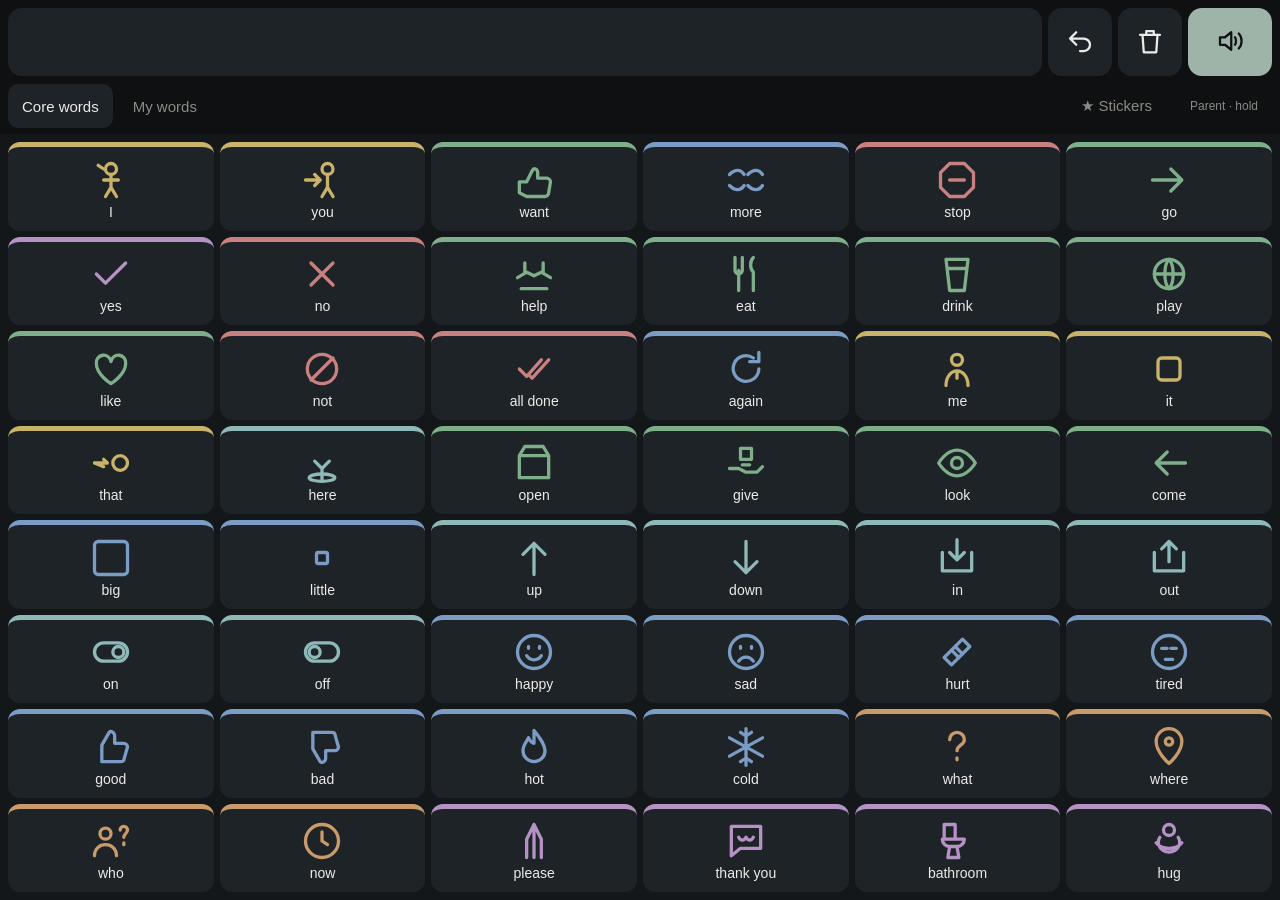
<file: index.html>
<!doctype html><html lang="en"><head><meta name="robots" content="noindex,nofollow"><meta charset="utf-8">
<meta name="viewport" content="width=device-width,initial-scale=1,maximum-scale=1,user-scalable=no,viewport-fit=cover">
<meta http-equiv="Content-Security-Policy" content="default-src 'self'; img-src 'self' data: blob:; style-src 'self' 'unsafe-inline'; script-src 'self'; media-src 'self' blob: data:; connect-src 'none'">
<title>Pip</title><link rel="icon" href="icon-192.png"><link rel="stylesheet" href="app.css"></head><body>
<div id="sessbar" hidden></div>
<header id="strip">
  <div id="sentence" aria-live="polite"></div>
  <button id="undo" class="ctl" aria-label="Undo"></button>
  <button id="clear" class="ctl" aria-label="Clear"></button>
  <button id="speak" class="ctl speak" aria-label="Speak"></button>
</header>
<nav id="tabs"><button data-tab="core" class="on">Core words</button><button data-tab="mine">My words</button><span id="micdot" hidden title="Listening for talking">●</span><button id="bookbtn" aria-label="Sticker book">★ Stickers</button><button id="parent" aria-label="Parent (hold)">Parent · hold</button></nav>
<button id="lvlcard" class="lvlcard" hidden></button>
<p id="sleepnote" class="sleepnote" hidden>Pip is sleeping. Talking still works.</p>
<main id="grid"></main>
<div id="reward" aria-hidden="true"></div>
<div id="toast" class="toast" role="status" hidden></div>
<div id="book" class="modal" hidden><div class="card wide"><div class="phead"><h2>Sticker book</h2><button class="link" data-close>Done</button></div>
  <div id="bookgrid" class="bookgrid"></div><h3>Stars this week</h3><div id="chart" class="chart"></div></div></div>
<div id="break" hidden><div class="brkbar"><span id="brktime">Break time</span><button id="brkparent" type="button">Parent · hold</button></div>
<div class="brkweb" id="webnote"><p>Break time</p><p class="note">In the Android app, YouTube plays here, inside Pip. This browser preview can't show it, so the talk grid stays offline.</p></div></div>
<div id="calm" hidden aria-live="polite"><div class="breath"></div><p id="calmtext"></p></div>
<div id="gate" class="modal" hidden><div class="card"><h2>Grown-ups only</h2><p id="gq"></p><div id="gans"></div><button class="link" data-close>Cancel</button></div></div>
<div id="panel" class="modal" hidden><div class="card wide">
  <div class="phead"><h2>Parent area</h2><button class="link" data-close>Done</button></div>
  <div class="ptabs"><button data-p="settings" class="on">Settings</button><button data-p="words">My words</button><button data-p="model">Model mode</button><button data-p="stats">Stats</button><button data-p="premium">Premium</button></div>
  <section data-sec="settings">
    <label>Voice <select id="voice"></select></label>
    <label>Speed <input id="rate" type="range" min="0.5" max="1.5" step="0.05"></label>
    <label>Pitch <input id="pitch" type="range" min="0.5" max="1.8" step="0.05"></label>
    <h3>Sentence length</h3>
    <label>Words in the strip <select id="slen"><option value="1">1 word</option><option value="2">2 words</option><option value="3">3 words</option><option value="full">Full sentence</option></select></label>
    <label class="row"><input id="autolvl" type="checkbox"> Level up automatically (suggest the next level; you decide)</label>
    <label>Suggest after this many spoken sentences <input id="lvlgoal" type="number" min="1" max="200" step="1" inputmode="numeric"></label>
    <p class="note" id="lvlprog"></p>
    <div id="lvlsug" class="lvlsug" hidden><p id="lvlsugt"></p><button id="lvlyes" class="btn">Move up</button> <button id="lvlno" class="btn">Not now</button></div>
    <h3>Reward growth</h3>
    <label>Reward growth <select id="growth"><option value="off">Off</option><option value="slow">Slow</option><option value="normal">Normal</option><option value="big">Big</option></select></label>
    <label>Biggest celebration <select id="growcap"><option value="low">Low</option><option value="medium">Medium</option><option value="high">High</option></select></label>
    <label>Sticker every this many spoken sentences <input id="stickgoal" type="number" min="1" max="100" step="1" inputmode="numeric"></label>
    <label class="row"><input id="lvlsticker" type="checkbox"> Moving up a sentence level also earns a sticker</label>
    <p class="note">Celebrations grow a little with each success in a row and settle back quietly. Nothing earned is ever taken away. Follows Speak celebration below and the device's reduce-motion setting. Sounds stay quiet.</p>
    <p class="note" id="growprog"></p>
    <h3>Pip sounds &amp; dance</h3>
    <p class="note">Plays only after your child speaks with Pip (or a talking try), for at most 3 seconds, never on its own and never on repeat. New sounds and dances unlock at fixed sticker counts.</p>
    <label>Sound set <select id="soundset"></select></label>
    <label>Dance <select id="dance"></select></label>
    <label>Pitch range <select id="pitchr"><option value="low">Low</option><option value="medium">Medium</option><option value="high">High</option></select></label>
    <label>Volume cap <span id="volv"></span> <input id="volcap" type="range" min="10" max="70" step="5"></label>
    <label>Reward length <select id="rlen"><option value="1">1 second</option><option value="2">2 seconds</option><option value="3">3 seconds</option></select></label>
    <label class="row"><input id="softon" type="checkbox"> Soft starts (no sudden sounds)</label>
    <div><button id="softpreset" class="btn" type="button">Sound-sensitive preset</button> <button id="preview" class="btn" type="button">Preview</button></div>
    <p class="note" id="softnote" hidden>Sound-sensitive: soft chimes, low pitch, 30% volume, 1 second, tap sounds off.</p>
    <h3>Child lock</h3>
    <label class="row"><input id="lockon" type="checkbox"> Lock to Pip (Android screen pinning)</label>
    <p class="note" id="lockinfo"></p>
    <details class="guide"><summary>How to turn on screen pinning</summary><ol>
      <li>Open Android <b>Settings → Security (or Security &amp; privacy) → More security settings → App pinning</b>. Turn it on.</li>
      <li>Turn on <b>Ask for PIN before unpinning</b> so a child can't unpin.</li>
      <li>Come back here and tick <b>Lock to Pip</b>. Android asks once to confirm.</li>
      <li>To unlock, hold <b>Parent</b>, answer the questions, and untick Lock to Pip.</li></ol>
      <p class="note">For a phone used only for Pip, see “Dedicated device” in the README (needs a computer and adb).</p></details>
    <label class="row"><input id="vollock" type="checkbox"> Keep the volume at</label>
    <label>Volume <span id="vollv"></span> <input id="vollvl" type="range" min="0" max="100" step="5"></label>
    <h3>Break time</h3>
    <p class="note">Shows YouTube inside Pip while it stays locked. Only break time uses the internet; talking stays offline.</p>
    <label>Break length <select id="brkmin"><option value="0">No timer</option><option value="5">5 minutes</option><option value="10">10 minutes</option><option value="15">15 minutes</option><option value="20">20 minutes</option><option value="30">30 minutes</option></select></label>
    <button id="brkstart" class="btn" type="button">Start break time</button>
    <h3>Calm-down helper (break time only)</h3>
    <p class="note">Listens on this device during break time only. No audio is recorded, saved or sent: Pip keeps a few numbers that describe each sound you teach.</p>
    <label class="row"><input id="calmon" type="checkbox"> Turn on calm-down helper</label>
    <label>Sound name <input id="tname" type="text" maxlength="30" placeholder="e.g. whining"></label>
    <button id="teach" class="btn" type="button">Hold to teach this sound</button><p class="note" id="teachmsg"></p>
    <div id="tsounds"></div>
    <label>Sensitivity <input id="calmsens" type="range" min="1" max="10" step="1"></label>
    <label>Must last <select id="calmsus"><option value="1">1 second</option><option value="2">2 seconds</option><option value="3">3 seconds</option><option value="5">5 seconds</option></select></label>
    <label>Wait between calm-downs <select id="calmcd"><option value="1">1 minute</option><option value="2">2 minutes</option><option value="5">5 minutes</option><option value="10">10 minutes</option></select></label>
    <label>Breathing time <select id="calmlen"><option value="10">10 seconds</option><option value="15">15 seconds</option><option value="20">20 seconds</option></select></label>
    <label>Calming words <input id="calmphrase" type="text" maxlength="160"></label>
    <label class="row"><input id="calmmusic" type="checkbox"> Soft music</label>
    <button id="calmtry" class="btn" type="button">Preview calm-down</button>
    <h3>Session timer</h3>
    <label>Goodnight Pip after <select id="session"><option value="0">Off</option><option value="10">10 minutes</option><option value="15">15 minutes</option><option value="20">20 minutes</option><option value="30">30 minutes</option></select></label>
    <p class="note" id="sessinfo"></p><button id="wake" class="btn" type="button">Wake Pip / restart timer</button>
    <h3>Tap effects</h3>
    <label>Effect style <select id="fx"><option value="off">Off</option><option value="bounce">Gentle bounce</option><option value="glow">Glow</option><option value="both">Bounce + glow</option></select></label>
    <label>Intensity <select id="fxlvl"><option value="low">Low</option><option value="medium">Medium</option><option value="high">High</option></select></label>
    <label class="row"><input id="haptic" type="checkbox"> Haptic buzz on tap</label>
    <label>Tap sound <select id="tapsound"><option value="off">Off</option><option value="click">Soft click</option><option value="pop">Pop</option></select></label>
    <label>Speak celebration (rewards) <select id="intensity"><option value="off">Off</option><option value="calm">Calm</option><option value="fun">Fun</option></select></label>
    <p class="note" id="rmnote" hidden>This device asks for reduced motion, so bounce and celebrations stay still. Glow and sound still work.</p>
    <button class="w fxtry" id="fxtry" type="button" aria-label="Try tap effect">Try it</button>
    <label>Reward sound <select id="sound"><option value="on">On</option><option value="off">Off</option></select></label>
    <label class="row"><input id="speakword" type="checkbox"> Speak each word when tapped</label>
    <label class="row"><input id="mic" type="checkbox"> Reward when my child tries to talk (microphone, stays on this device, nothing is recorded or saved)</label>
    <label>Talk sensitivity <input id="micsens" type="range" min="1" max="10" step="1"></label>
    <button id="test" class="btn">Test voice</button>
  </section>
  <section data-sec="words" hidden>
    <div class="addw"><div id="ppreview" class="ph">No photo</div>
      <div><label class="btn file">Take photo<input id="cam" type="file" accept="image/*" capture="environment" hidden></label>
      <label class="btn file">Choose from gallery<input id="gal" type="file" accept="image/*" hidden></label>
      <input id="wlabel" placeholder="Word (e.g. Grandma)" maxlength="30">
      <button id="wadd" class="btn primary">Add word</button></div></div>
    <ul id="wlist"></ul>
  </section>
  <section data-sec="model" hidden>
    <p>Pick a word. When you close this panel, the app shows where it is so you can tap it while you talk (aided language modeling). Taps while modeling still speak, but don't count in stats.</p>
    <input id="mq" placeholder="Find a word"><div id="mres"></div>
    <label class="row"><input id="modelon" type="checkbox"> Model mode on (show a hand on the target word)</label>
  </section>
  <section data-sec="stats" hidden><div id="statsout"></div><button id="sreset" class="btn">Reset stats</button></section>
  <section data-sec="premium" hidden>
    <p><b>Talking is always free.</b> Every word, voice and reward stays free forever.</p>
    <p>Premium (coming later, one-time): extra vocabulary packs, more reward styles, backup to a file.</p>
    <button id="buy" class="btn" disabled>Premium: not available yet</button>
  </section>
</div></div>
<script src="icons.js"></script><script src="app.js"></script><script src="pip.js"></script><script src="lock.js"></script></body></html>
</file>
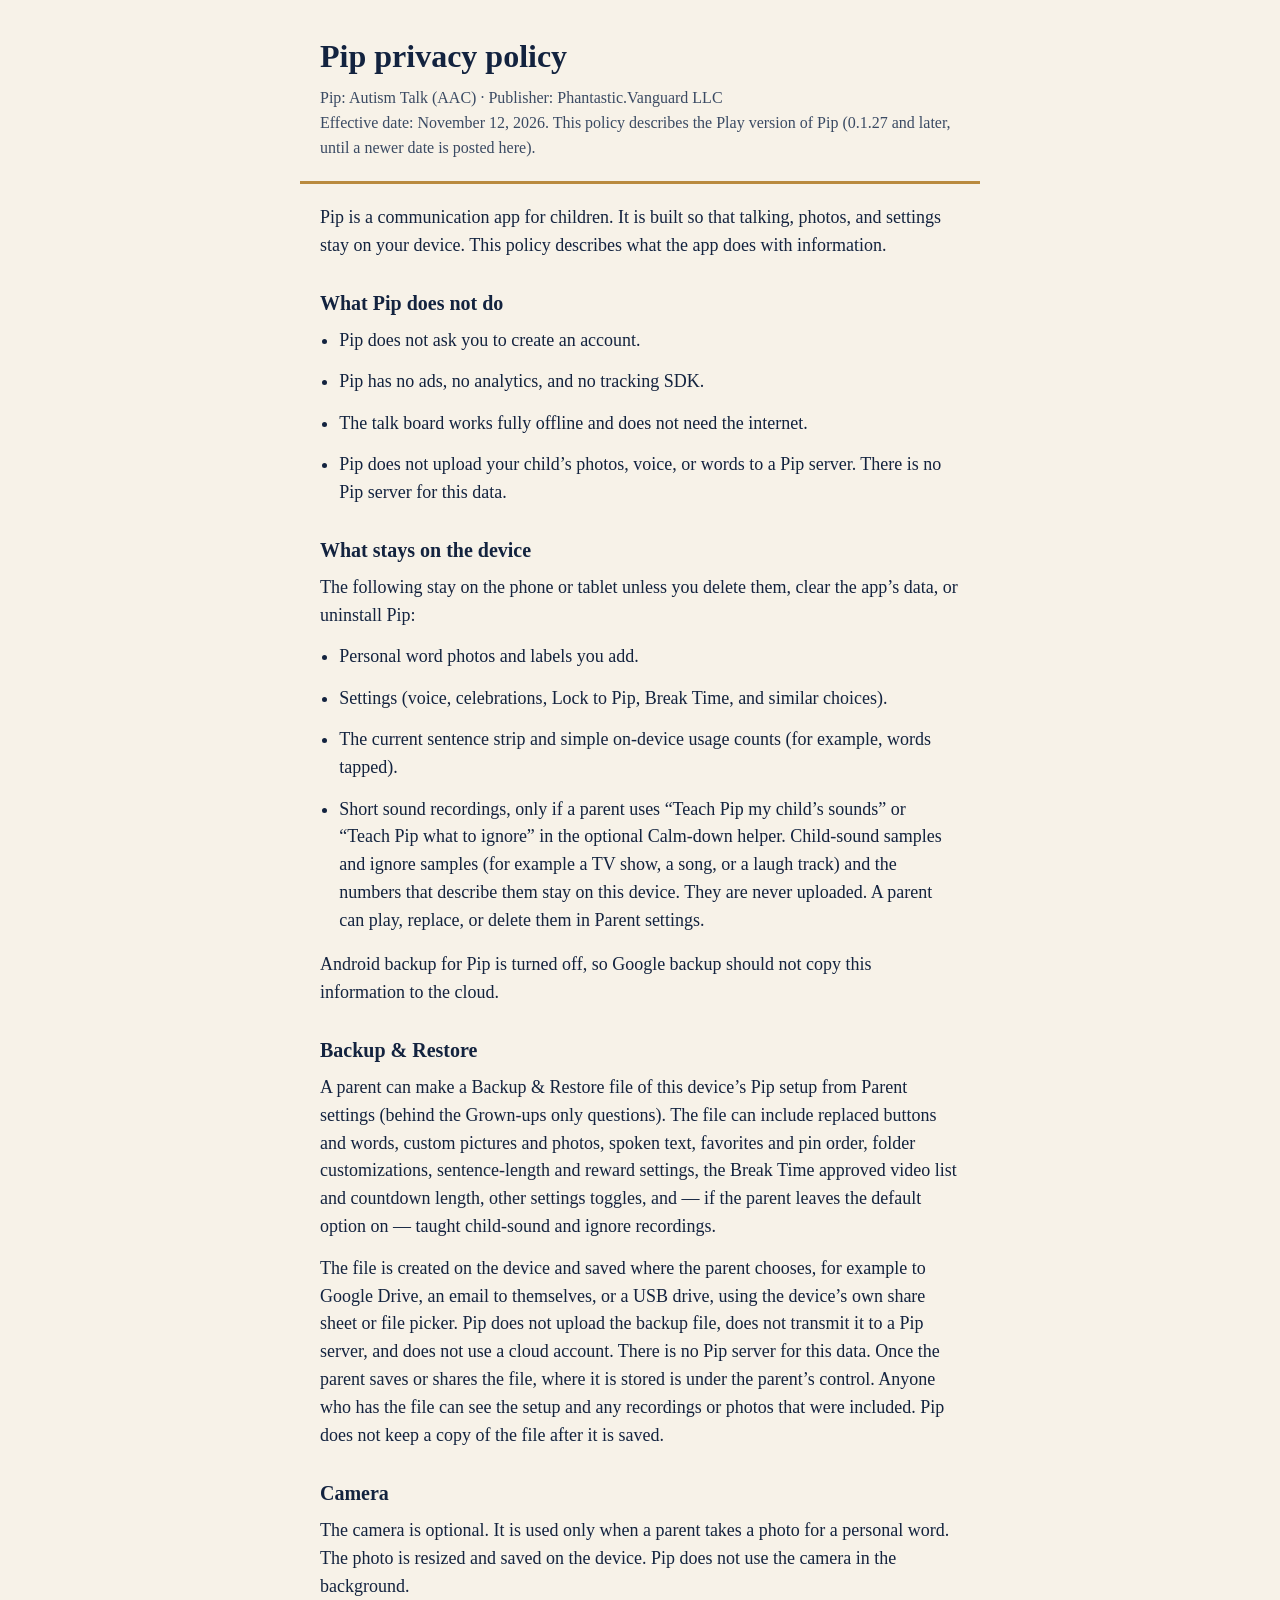
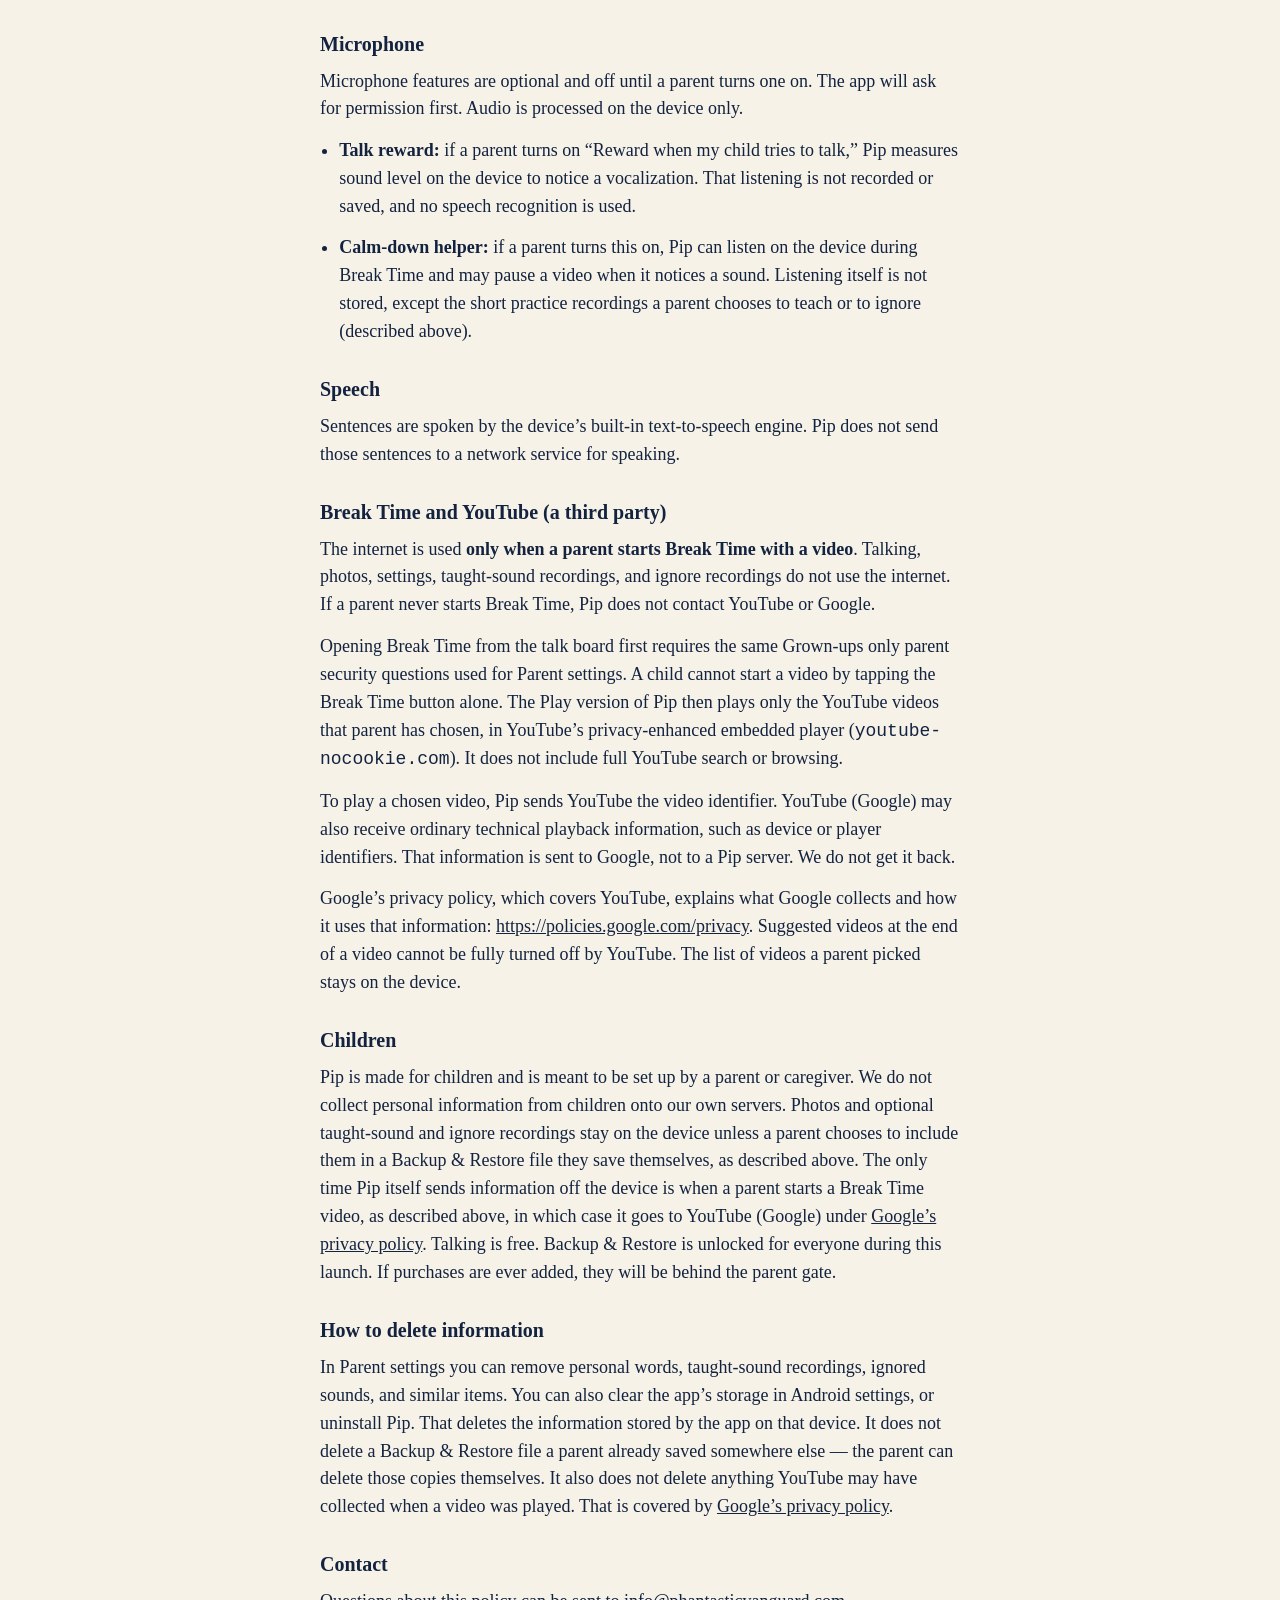
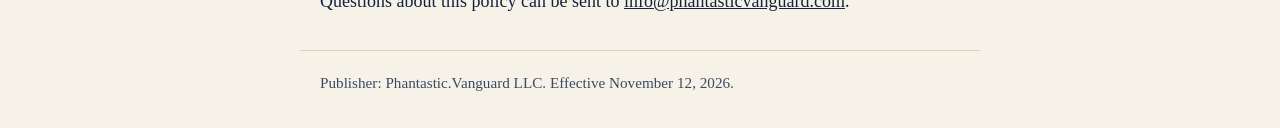
<file: privacy/index.html>
<!DOCTYPE html>
<html lang="en">
<head>
  <meta charset="utf-8">
  <meta name="viewport" content="width=device-width, initial-scale=1">
  <title>Pip privacy policy</title>
  <link rel="canonical" href="https://phantasticinc.github.io/pip/privacy/">
  <style>
    body { margin: 0; background: #F7F2E8; color: #13233F; font: 18px/1.55 "Source Serif Pro", "Liberation Serif", serif; }
    header, main, footer { max-width: 40rem; margin: 0 auto; padding: 1.25rem 1.25rem; }
    header { border-bottom: 3px solid #B98A3E; padding-top: 2rem; }
    h1 { font-weight: 600; font-size: 2rem; margin: 0 0 .3rem; }
    .sub { color: #3a4a63; font-size: 1rem; margin: 0; }
    h2 { font-size: 1.25rem; margin: 1.75rem 0 .5rem; color: #13233F; }
    p, li { margin: 0 0 .85rem; }
    ul { margin: 0 0 1rem; padding-left: 1.2rem; }
    a { color: #13233F; }
    footer { border-top: 1px solid #d9d0c3; color: #3a4a63; font-size: .95rem; }
  </style>
</head>
<body>
  <header>
    <h1>Pip privacy policy</h1>
    <p class="sub">Pip: Autism Talk (AAC) · Publisher: Phantastic.Vanguard LLC<br>
    Effective date: November 12, 2026. This policy describes the Play version of Pip (0.1.27 and later, until a newer date is posted here).</p>
  </header>
  <main>
    <p>Pip is a communication app for children. It is built so that talking, photos, and settings stay on your device. This policy describes what the app does with information.</p>

    <h2>What Pip does not do</h2>
    <ul>
      <li>Pip does not ask you to create an account.</li>
      <li>Pip has no ads, no analytics, and no tracking SDK.</li>
      <li>The talk board works fully offline and does not need the internet.</li>
      <li>Pip does not upload your child’s photos, voice, or words to a Pip server. There is no Pip server for this data.</li>
    </ul>

    <h2>What stays on the device</h2>
    <p>The following stay on the phone or tablet unless you delete them, clear the app’s data, or uninstall Pip:</p>
    <ul>
      <li>Personal word photos and labels you add.</li>
      <li>Settings (voice, celebrations, Lock to Pip, Break Time, and similar choices).</li>
      <li>The current sentence strip and simple on-device usage counts (for example, words tapped).</li>
      <li>Short sound recordings, only if a parent uses “Teach Pip my child’s sounds” or “Teach Pip what to ignore” in the optional Calm-down helper. Child-sound samples and ignore samples (for example a TV show, a song, or a laugh track) and the numbers that describe them stay on this device. They are never uploaded. A parent can play, replace, or delete them in Parent settings.</li>
    </ul>
    <p>Android backup for Pip is turned off, so Google backup should not copy this information to the cloud.</p>

    <h2>Backup &amp; Restore</h2>
    <p>A parent can make a Backup &amp; Restore file of this device’s Pip setup from Parent settings (behind the Grown-ups only questions). The file can include replaced buttons and words, custom pictures and photos, spoken text, favorites and pin order, folder customizations, sentence-length and reward settings, the Break Time approved video list and countdown length, other settings toggles, and — if the parent leaves the default option on — taught child-sound and ignore recordings.</p>
    <p>The file is created on the device and saved where the parent chooses, for example to Google Drive, an email to themselves, or a USB drive, using the device’s own share sheet or file picker. Pip does not upload the backup file, does not transmit it to a Pip server, and does not use a cloud account. There is no Pip server for this data. Once the parent saves or shares the file, where it is stored is under the parent’s control. Anyone who has the file can see the setup and any recordings or photos that were included. Pip does not keep a copy of the file after it is saved.</p>

    <h2>Camera</h2>
    <p>The camera is optional. It is used only when a parent takes a photo for a personal word. The photo is resized and saved on the device. Pip does not use the camera in the background.</p>

    <h2>Microphone</h2>
    <p>Microphone features are optional and off until a parent turns one on. The app will ask for permission first. Audio is processed on the device only.</p>
    <ul>
      <li><strong>Talk reward:</strong> if a parent turns on “Reward when my child tries to talk,” Pip measures sound level on the device to notice a vocalization. That listening is not recorded or saved, and no speech recognition is used.</li>
      <li><strong>Calm-down helper:</strong> if a parent turns this on, Pip can listen on the device during Break Time and may pause a video when it notices a sound. Listening itself is not stored, except the short practice recordings a parent chooses to teach or to ignore (described above).</li>
    </ul>

    <h2>Speech</h2>
    <p>Sentences are spoken by the device’s built-in text-to-speech engine. Pip does not send those sentences to a network service for speaking.</p>

    <h2>Break Time and YouTube (a third party)</h2>
    <p>The internet is used <strong>only when a parent starts Break Time with a video</strong>. Talking, photos, settings, taught-sound recordings, and ignore recordings do not use the internet. If a parent never starts Break Time, Pip does not contact YouTube or Google.</p>
    <p>Opening Break Time from the talk board first requires the same Grown-ups only parent security questions used for Parent settings. A child cannot start a video by tapping the Break Time button alone. The Play version of Pip then plays only the YouTube videos that parent has chosen, in YouTube’s privacy-enhanced embedded player (<code>youtube-nocookie.com</code>). It does not include full YouTube search or browsing.</p>
    <p>To play a chosen video, Pip sends YouTube the video identifier. YouTube (Google) may also receive ordinary technical playback information, such as device or player identifiers. That information is sent to Google, not to a Pip server. We do not get it back.</p>
    <p>Google’s privacy policy, which covers YouTube, explains what Google collects and how it uses that information: <a href="https://policies.google.com/privacy">https://policies.google.com/privacy</a>. Suggested videos at the end of a video cannot be fully turned off by YouTube. The list of videos a parent picked stays on the device.</p>

    <h2>Children</h2>
    <p>Pip is made for children and is meant to be set up by a parent or caregiver. We do not collect personal information from children onto our own servers. Photos and optional taught-sound and ignore recordings stay on the device unless a parent chooses to include them in a Backup &amp; Restore file they save themselves, as described above. The only time Pip itself sends information off the device is when a parent starts a Break Time video, as described above, in which case it goes to YouTube (Google) under <a href="https://policies.google.com/privacy">Google’s privacy policy</a>. Talking is free. Backup &amp; Restore is unlocked for everyone during this launch. If purchases are ever added, they will be behind the parent gate.</p>

    <h2>How to delete information</h2>
    <p>In Parent settings you can remove personal words, taught-sound recordings, ignored sounds, and similar items. You can also clear the app’s storage in Android settings, or uninstall Pip. That deletes the information stored by the app on that device. It does not delete a Backup &amp; Restore file a parent already saved somewhere else — the parent can delete those copies themselves. It also does not delete anything YouTube may have collected when a video was played. That is covered by <a href="https://policies.google.com/privacy">Google’s privacy policy</a>.</p>

    <h2>Contact</h2>
    <p>Questions about this policy can be sent to <a href="mailto:info@phantasticvanguard.com">info@phantasticvanguard.com</a>.</p>
  </main>
  <footer>
    <p>Publisher: Phantastic.Vanguard LLC. Effective November 12, 2026.</p>
  </footer>
</body>
</html>
</file>
<file: app.css>
:root{--bg:#14171a;--card:#1e2328;--fg:#ecebe8;--dim:#8b8a86;--acc:#ff7a45;--sage:#9fb4a8;
--pron:#c9b26a;--verb:#7fae8a;--adj:#7b9cc4;--neg:#c98080;--soc:#b592c4;--q:#c99a6a;--prep:#8fb8b8}
*{box-sizing:border-box;-webkit-tap-highlight-color:transparent;user-select:none}
html,body{margin:0;height:100%;background:var(--bg);color:var(--fg);font:500 16px system-ui,sans-serif;overflow:hidden}
body{display:flex;flex-direction:column}
#strip{display:flex;gap:6px;padding:8px;background:#0e1012;align-items:stretch;min-height:84px}
#sentence{flex:1;display:flex;gap:6px;overflow-x:auto;background:var(--card);border-radius:14px;padding:6px;align-items:center}
#sentence .chip{flex:none;display:flex;flex-direction:column;align-items:center;width:58px;font-size:12px}
#sentence .chip svg,#sentence .chip img{width:36px;height:36px;border-radius:6px;object-fit:cover}
.ctl{width:64px;border:0;border-radius:14px;background:var(--card);color:var(--fg)}
.ctl svg{width:30px;height:30px}.ctl.speak{background:var(--sage);color:#0e1012;width:84px}
#tabs{display:flex;gap:6px;padding:0 8px 6px;background:#0e1012;align-items:center}
#tabs button{border:0;border-radius:10px;padding:10px 14px;background:transparent;color:var(--dim);font-size:15px}
#tabs button.on{background:var(--card);color:var(--fg)}
#parent{margin-left:auto;font-size:12px!important;position:relative;overflow:hidden}
#parent .fill{position:absolute;left:0;bottom:0;height:3px;background:var(--acc);width:0}
#micdot{color:var(--sage);font-size:12px;margin-left:8px}
#grid{flex:1;display:grid;gap:6px;padding:8px;grid-template-columns:repeat(6,1fr);grid-auto-rows:1fr;overflow:auto}
.w{border:0;border-radius:12px;background:var(--card);color:var(--fg);display:flex;flex-direction:column;align-items:center;justify-content:center;gap:2px;padding:4px;border-top:5px solid var(--c,var(--dim));min-height:64px;font-size:14px;position:relative;transition:transform .08s}
.w svg{width:46%;max-width:44px;height:auto;color:var(--c)}
.w img{width:70%;aspect-ratio:1;object-fit:cover;border-radius:8px}
.w.empty{background:transparent;border:2px dashed #2a3036;color:var(--dim)}
.w.model{outline:4px solid var(--acc);animation:pulse 1s infinite}
.w.model::after{content:"👆";position:absolute;bottom:-6px;right:2px;font-size:26px}
#tabs button.model{outline:3px solid var(--acc)}
@keyframes pulse{50%{outline-color:transparent}}
#reward{position:fixed;inset:0;pointer-events:none;overflow:hidden;z-index:5}
.bub{position:absolute;border-radius:50%;background:radial-gradient(circle at 30% 30%,#fff8,transparent 40%),var(--k);opacity:.9;animation:rise var(--d) ease-out forwards}
@keyframes rise{from{transform:translate(0,0) scale(.3)}70%{opacity:.9}to{transform:translate(var(--x),var(--y)) scale(1);opacity:0}}
.spin{position:absolute;left:50%;top:50%;width:160px;height:160px;margin:-80px;animation:spin 1.4s cubic-bezier(.2,.8,.3,1) forwards}
@keyframes spin{from{transform:rotate(0) scale(.4);opacity:0}20%{opacity:1}to{transform:rotate(720deg) scale(1);opacity:0}}
.ripple{position:absolute;border-radius:50%;border:3px solid var(--sage);width:20px;height:20px;margin:-10px;animation:rip .9s ease-out forwards}
@keyframes rip{to{transform:scale(9);opacity:0}}
.modal{position:fixed;inset:0;background:#000a;display:flex;align-items:center;justify-content:center;z-index:10}
.modal[hidden]{display:none}
.card{background:var(--card);border-radius:18px;padding:20px;width:min(92vw,420px);max-height:92vh;overflow:auto}
.card.wide{width:min(96vw,760px);height:90vh}
.card h2{margin:0 0 10px}#gq{font-size:28px;text-align:center}
#gans{display:flex;gap:10px;justify-content:center;margin:10px 0}
#gans button{font-size:26px;width:80px;height:70px;border-radius:12px;border:0;background:#2a3036;color:var(--fg)}
.link{background:none;border:0;color:var(--sage);font-size:16px;padding:10px}
.phead{display:flex;justify-content:space-between;align-items:center}
.ptabs{display:flex;gap:4px;flex-wrap:wrap;margin-bottom:12px}
.ptabs button{border:0;border-radius:8px;padding:8px 12px;background:#2a3036;color:var(--dim)}
.ptabs button.on{color:var(--fg);background:#3a4148}
section label{display:flex;flex-direction:column;gap:4px;margin:10px 0;color:var(--dim)}
section label.row{flex-direction:row;align-items:center;gap:10px;color:var(--fg)}
select,input{font-size:16px;padding:8px;border-radius:8px;border:1px solid #3a4148;background:#14171a;color:var(--fg);user-select:text}
input[type=checkbox]{width:24px;height:24px}
.btn{display:inline-block;border:0;border-radius:10px;padding:12px 16px;background:#2a3036;color:var(--fg);font-size:15px;margin:4px 0}
.btn.primary{background:var(--sage);color:#0e1012}.btn:disabled{opacity:.5}
.addw{display:flex;gap:14px;align-items:flex-start}.addw>div:last-child{display:flex;flex-direction:column;gap:6px;flex:1}
.ph{width:130px;height:130px;border-radius:12px;background:#14171a;display:flex;align-items:center;justify-content:center;color:var(--dim);overflow:hidden;flex:none}
.ph img{width:100%;height:100%;object-fit:cover}
#wlist{list-style:none;padding:0}#wlist li{display:flex;align-items:center;gap:10px;padding:6px 0;border-bottom:1px solid #2a3036}
#wlist img{width:44px;height:44px;border-radius:6px;object-fit:cover}#wlist li span{flex:1}
#mres button{margin:3px}table{width:100%;border-collapse:collapse}td{padding:4px;border-bottom:1px solid #2a3036}
#grid.mine{grid-auto-rows:minmax(100px,auto);align-content:start}
.addw>div:last-child{min-width:0}.addw input{width:100%}
#tabs button{min-height:44px}#parent{min-width:96px}
#reward.glow{animation:glow 1.2s ease-out}@keyframes glow{0%{box-shadow:inset 0 0 0 0 #9fb4a800}30%{box-shadow:inset 0 0 60px 10px #9fb4a888}100%{box-shadow:inset 0 0 0 0 #9fb4a800}}
@media (prefers-reduced-motion: reduce){.w,.w.model{transition:none;animation:none}}

/* tap effects */
.w{position:relative;touch-action:manipulation}
.w::before{content:"";position:absolute;inset:-3px;border-radius:14px;box-shadow:0 0 14px 4px var(--c,#9fb4a8);opacity:0;pointer-events:none;will-change:opacity}
.fxtry{min-height:64px;width:120px;margin:6px 0;--c:#9fb4a8}
#panel h3{margin:14px 0 4px;font-size:1rem}
.note{color:var(--dim);font-size:.85rem;margin:2px 0}
/* level-up suggestion: quiet, no motion */
.lvlcard{display:block;margin:4px 10px;padding:8px 12px;min-height:44px;border:1px solid #2a3036;border-radius:10px;background:var(--card);color:var(--dim);font-size:.9rem;text-align:left}
.lvlcard[hidden],.lvlsug[hidden]{display:none}
.lvlsug{border:1px solid var(--sage,#9fb4a8);border-radius:10px;padding:8px 10px;margin:6px 0}
.lvlsug .btn{min-height:44px}
/* reward growth + sticker book (static shapes; no flashing) */
.bub.leaf{border-radius:0 60% 0 60%}
.bub.star{border-radius:0;clip-path:polygon(50% 0,61% 35%,98% 35%,68% 57%,79% 91%,50% 70%,21% 91%,32% 57%,2% 35%,39% 35%)}
#bookbtn{min-height:44px;min-width:44px;margin-left:auto;background:none;border:0;color:var(--dim);font-size:.9rem}
.toast{position:fixed;left:50%;bottom:24px;transform:translateX(-50%);background:var(--card);color:var(--fg);border:1px solid var(--sage,#9fb4a8);border-radius:12px;padding:10px 16px;z-index:40;pointer-events:none}
.toast[hidden]{display:none}
.bookgrid{display:grid;grid-template-columns:repeat(auto-fill,minmax(84px,1fr));gap:10px;margin:8px 0}
.stk{background:#1f252b;border-radius:14px;padding:8px;text-align:center;color:var(--dim);font-size:.8rem}.stk svg{width:100%;height:auto}
.chart{display:flex;gap:6px;align-items:flex-end}.chart .col{flex:1;text-align:center;color:var(--dim);font-size:.75rem}.chart .stars{color:#c9b26a;font-size:1rem;line-height:1.1;min-height:1.2em;word-break:break-all}
#bookbtn+#parent{margin-left:4px}
/* Pip stage: dark background, smooth motion, single fade in/out (no flashing) */
#stage{position:fixed;inset:0;background:rgba(6,8,12,.94);z-index:60;pointer-events:none;overflow:hidden}
#stage[hidden]{display:none}
#stage .act{position:absolute;width:15vmin;height:15vmin;margin:-7.5vmin 0 0 -7.5vmin}
#stage .act svg{width:100%;height:100%;display:block}
#stage .pip{left:50%;top:45%;width:46vmin;height:46vmin;margin:-23vmin 0 0 -23vmin}
#stage .pip .wing{transform-origin:36px 70px;transform-box:view-box}
#stage .sleep p{color:#c9d3dd;text-align:center;font-size:1.3rem;margin:4px 0 0}
#stage .dot{width:8vmin;height:8vmin}
#sessbar{position:fixed;top:0;left:0;height:4px;background:#9fb4a8;z-index:50;transition:width 4s linear,background-color 2s}
#sessbar.sleepy{background:#b8a6d9}#sessbar[hidden]{display:none}
.sleepnote{margin:4px 10px;padding:6px 12px;border-radius:10px;background:#1c2128;color:#b8c2d9;font-size:.9rem}.sleepnote[hidden]{display:none}
#break{position:fixed;inset:0;z-index:9;background:#0b0e12;display:flex;flex-direction:column;opacity:0;transition:opacity .8s ease}
#break.in{opacity:1}#break.out{opacity:0}#break[hidden]{display:none}
.brkbar{display:flex;justify-content:space-between;align-items:center;padding:10px 12px;color:#c9d3dd}
#brkparent{background:#0008;color:#fff;border:1px solid #fff3;border-radius:10px;padding:10px 14px;font:inherit}
.brkweb{flex:1;display:flex;flex-direction:column;align-items:center;justify-content:center;color:#c9d3dd;text-align:center;padding:24px}.brkweb p:first-child{font-size:1.6rem}
#calm{position:fixed;inset:0;z-index:70;background:#0d1b26;display:flex;flex-direction:column;align-items:center;justify-content:center;opacity:0;transition:opacity .6s}
#calm.in{opacity:1}#calm[hidden]{display:none}#calm p{color:#d6e4ee;font-size:1.3rem;text-align:center;max-width:80%}
.breath{width:40vmin;height:40vmin;border-radius:50%;background:radial-gradient(circle,#8fd3c7,#4f8fa8);animation:breathe 8s ease-in-out infinite}
@keyframes breathe{0%,100%{transform:scale(.6)}50%{transform:scale(1)}}
@media (prefers-reduced-motion:reduce){.breath{animation:none;transform:scale(.8)}}
.trow{display:flex;justify-content:space-between;align-items:center}.guide{margin:6px 0;color:#c9d3dd}.guide li{margin:4px 0}
</file>
